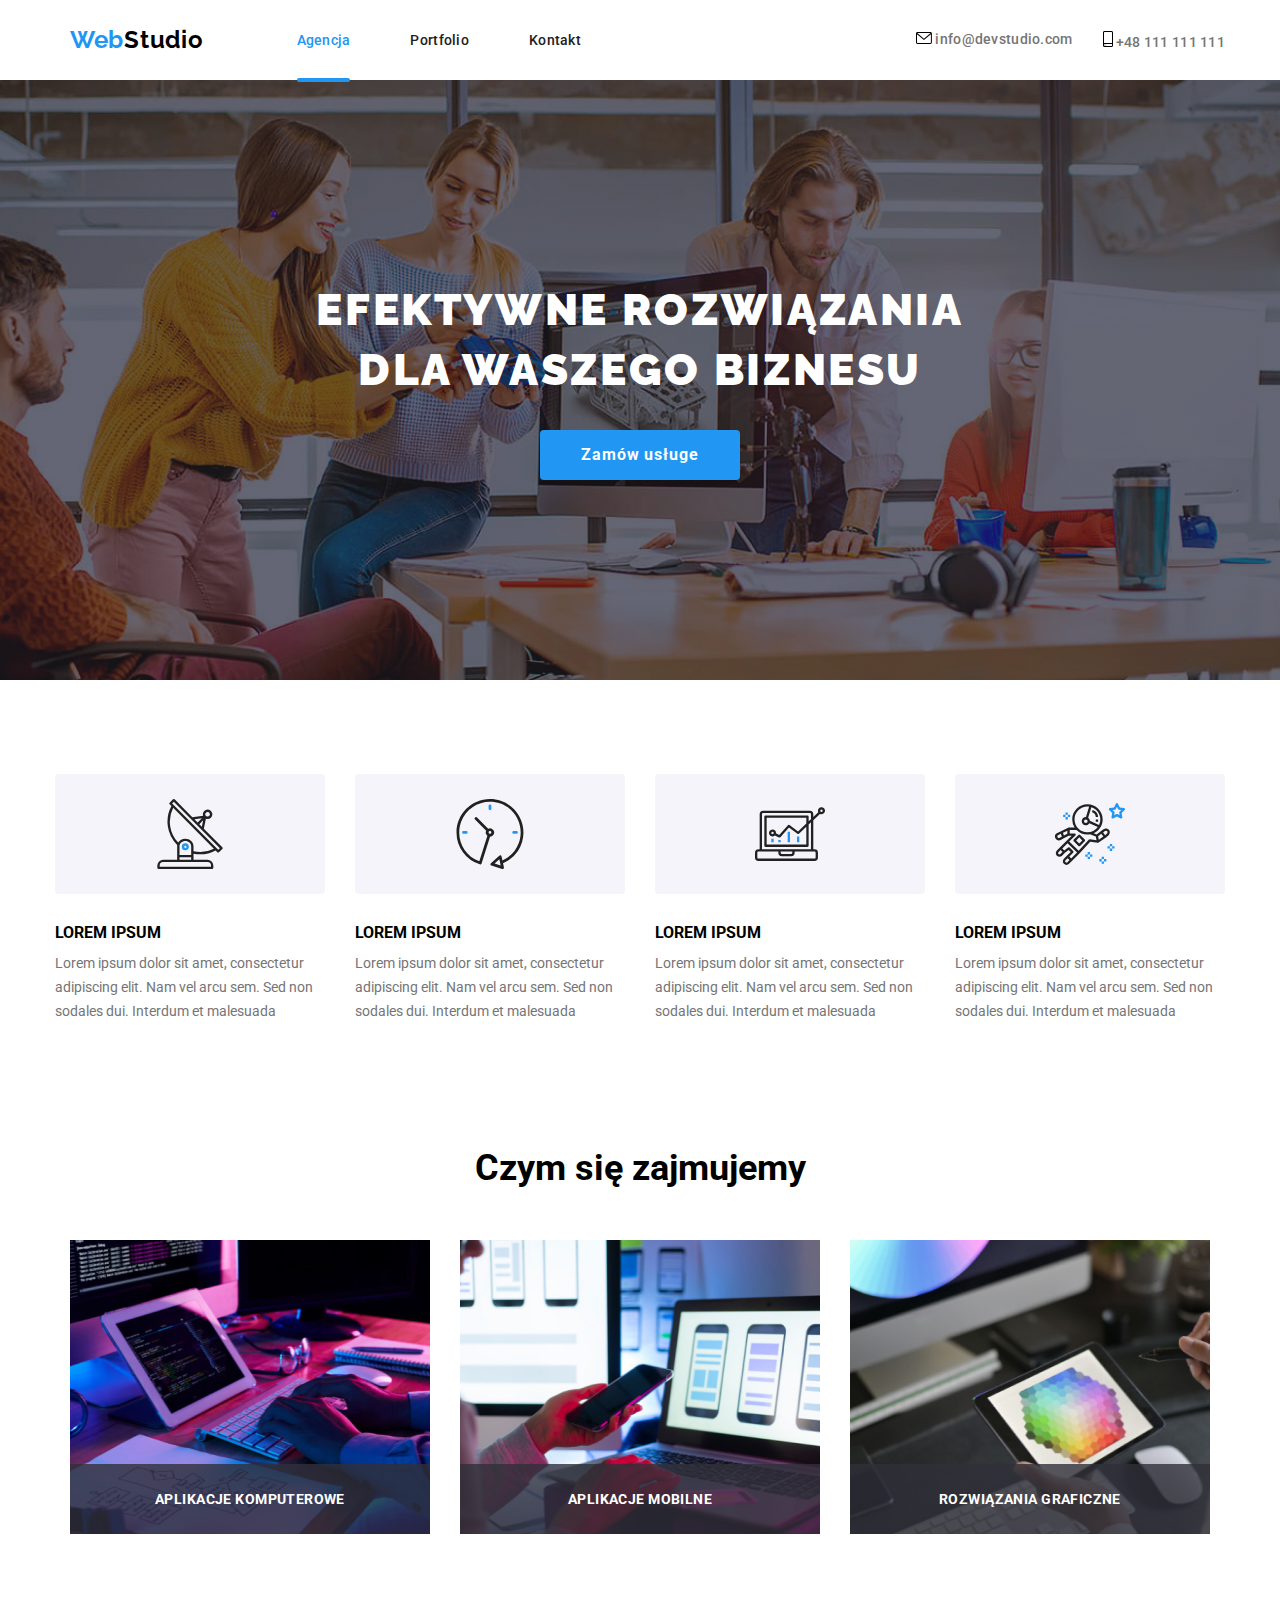
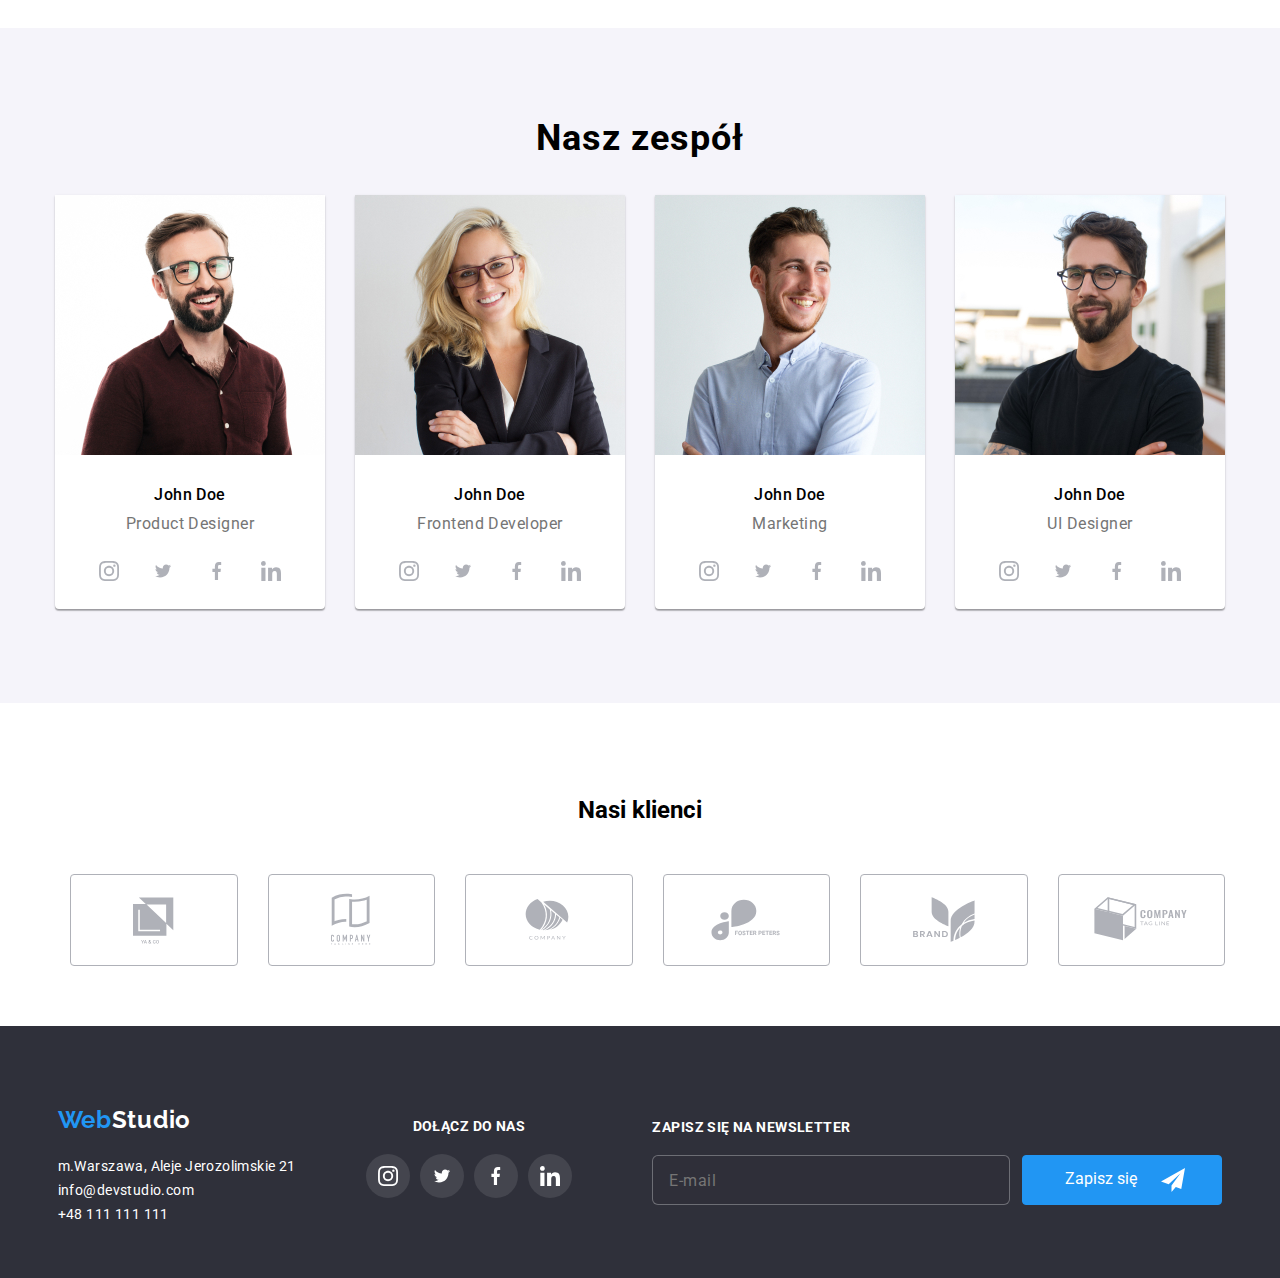
<file: index.html>
<!DOCTYPE html>
<html lang="pl">
  <head>
    <meta charset="utf-8" />
    <meta name="description" content="nauka HTML" />
    <meta name="viewport" content="width=device-width, initial-scale=1.0" />
    <link rel="stylesheet" href="./css/modern-normalize.css" />
    <link rel="stylesheet" href="./css/main.min.css" />
    <title>Studio</title>
    <link rel="preconnect" href="https://fonts.googleapis.com" />
    <link rel="preconnect" href="https://fonts.gstatic.com" crossorigin />
    <link
      href="https://fonts.googleapis.com/css2?family=Raleway:wght@700&family=Roboto:wght@400;500;700;900&display=swap"
      rel="stylesheet"
    />
  </head>
  <body>
    <header>
      <section class="header container">
        <!-- <div class="header__container container"> -->
        <a class="header__logo" href="#WebStudio"
          >Web<span class="header__logo--second-color">Studio</span></a
        >
        <button class="header__mobile js-open-menu">
          <svg
            class="header__mobile-menu"
            viewBox="0 0 32 32"
            width="40px"
            height="40px"
          >
            <use href="./images/icons.svg#icon-menu"></use>
          </svg>
        </button>

        <div class="menu">
          <div class="menu__container">
            <nav>
              <ul class="header__menu">
                <li class="menu__item menu__item--current-page">
                  <a class="menu__lebel" href="./index.html">Agencja </a>
                </li>
                <li class="menu__item">
                  <a class="menu__lebel" href="./portfolio.html">Portfolio</a>
                </li>
                <li class="menu__item">
                  <a class="menu__lebel" href="#kontakt">Kontakt</a>
                </li>
              </ul>
            </nav>
            <div class="contact">
              <ul class="contact__container">
                <li class="contact__item">
                  <svg class="contact__icon" width="16" height="12">
                    <use href="./images/icons.svg#icon-envelope"></use>
                  </svg>
                  <a href="mailto:info@devstudio.com"> info@devstudio.com </a>
                </li>
                <li class="contact__item">
                  <svg class="contact__icon" width="10px" height="16px ">
                    <use href="./images/icons.svg#icon-smartphone"></use>
                  </svg>
                  <a href="tel:+48111111111"> +48 111 111 111</a>
                </li>
              </ul>
            </div>
          </div>
        </div>
        <!-- </div> -->
      </section>
    </header>
    <main>
      <section class="slider">
        <div class="slider__container container">
          <h1 class="slider__text">
            EFEKTYWNE ROZWIĄZANIA DLA WASZEGO BIZNESU
          </h1>
          <button class="button" type="button" data-modal-open>
            Zamów usługe
          </button>
        </div>
      </section>
      <section class="benefits container">
        <!-- <div class="benefits__container container"> -->
        <ul class="benefits__list">
          <li class="benefits__item">
            <div class="benefits__img">
              <svg
                class="benefits__icon"
                width="70"
                height="70"
                viewBox="0 0 32 32"
              >
                <use href="./images/icons.svg#icon-antenna-1"></use>
              </svg>
            </div>
            <h3 class="benefits__title">LOREM IPSUM</h3>
            <p class="benefits__text">
              Lorem ipsum dolor sit amet, consectetur adipiscing elit. Nam vel
              arcu sem. Sed non sodales dui. Interdum et malesuada
            </p>
          </li>
          <li class="benefits__item">
            <div class="benefits__img">
              <svg width="70" height="70" viewBox="0 0 32 32">
                <use href="./images/icons.svg#icon-clock-1"></use>
              </svg>
            </div>
            <h3 class="benefits__title">LOREM IPSUM</h3>
            <p class="benefits__text">
              Lorem ipsum dolor sit amet, consectetur adipiscing elit. Nam vel
              arcu sem. Sed non sodales dui. Interdum et malesuada
            </p>
          </li>
          <li class="benefits__item">
            <div class="benefits__img">
              <svg width="70" height="70" viewBox="0 0 32 32">
                <use href="./images/icons.svg#icon-diagram-1"></use>
              </svg>
            </div>
            <h3 class="benefits__title">LOREM IPSUM</h3>
            <p class="benefits__text">
              Lorem ipsum dolor sit amet, consectetur adipiscing elit. Nam vel
              arcu sem. Sed non sodales dui. Interdum et malesuada
            </p>
          </li>
          <li class="benefits__item">
            <div class="benefits__img">
              <svg width="70" height="70" viewBox="0 0 32 32">
                <use href="./images/icons.svg#icon-astronaut-11"></use>
              </svg>
            </div>
            <h3 class="benefits__title">LOREM IPSUM</h3>
            <p class="benefits__text">
              Lorem ipsum dolor sit amet, consectetur adipiscing elit. Nam vel
              arcu sem. Sed non sodales dui. Interdum et malesuada
            </p>
          </li>
        </ul>
        <!-- </div> -->
      </section>
      <section class="offer">
        <div class="offer__container container">
          <h2 class="offer__h2">Czym się zajmujemy</h2>
          <ul class="offer__list">
            <li class="offer__element">
              <picture>
                <source
                  media="(min-width: 1200px)"
                  srcset="
                    ./images/studio/box1@1x.jpg 1x,
                    ./images/studio/box1@2x.jpg 2x
                  "
                  type="image/jpg"
                />
                <img
                  class="offer__img"
                  src="images/studio/box1.jpg"
                  alt="biurko ze schetatem blokowym na kartce"
                  width="360"
                  height="294"
                />
              </picture>
              <div class="offer__text">
                <p>APLIKACJE KOMPUTEROWE</p>
              </div>
            </li>
            <li class="offer__element">
              <picture>
                <source
                  media="(min-width: 1200px)"
                  srcset="
                    ./images/studio/box2@1x.jpg 1x,
                    ./images/studio/box2@2x.jpg 2x
                  "
                  type="image/jpg"
                />
                <img
                  class="offer__img"
                  src="images/studio/box2.jpg"
                  alt="komputer z obrazem z komurki"
                  width="370"
                  height="294"
                />
              </picture>
              <div class="offer__text">
                <p>APLIKACJE MOBILNE</p>
              </div>
            </li>
            <li class="offer__element">
              <picture>
                <source
                  media="(min-width: 1200px)"
                  srcset="
                    ./images/studio/box3@1x.jpg 1x,
                    ./images/studio/box3@2x.jpg 2x
                  "
                  type="image/jpg"
                />
                <img
                  class="offer__img"
                  src="images/studio/box3.jpg"
                  alt="paleta kolorów na tablecie"
                  width="370"
                  height="294"
                />
              </picture>
              <div class="offer__text">
                <p>ROZWIĄZANIA GRAFICZNE</p>
              </div>
            </li>
          </ul>
        </div>
      </section>
      <section class="team">
        <div class="team__container container">
          <h2 class="team__h2">Nasz zespół</h2>
          <ul class="team__cards">
            <li class="team__card">
              <figure class="team__item">
                <picture>
                  <source
                    media="(min-width: 1200px)"
                    srcset="
                      ./images/studio/img1_desk@1x.jpg 1x,
                      ./images/studio/img1_desk@2x.jpg 2x
                    "
                    type="image/jpg"
                  />
                  <source
                    media="(min-width: 768px)"
                    srcset="
                      ./images/studio/img1_tab@1x.jpg 1x,
                      ./images/studio/img1_tab@2x.jpg 2x
                    "
                    type="image/jpg"
                  />
                  <source
                    media="(max-width: 767px)"
                    srcset="
                      ./images/studio/img1_mob@1x.jpg 1x,
                      ./images/studio/img1_mob@2x.jpg 2x
                    "
                    type="image/jpg"
                  />
                  <img
                    class="team__img"
                    src="images/studio/img1.jpg"
                    alt="mężczyzna w ciemnej koszuli w okularach z laptopoen wrękach"
                  />
                </picture>
                <figcaption>
                  <p class="team__name">John Doe</p>
                  <p class="team__position">Product Designer</p>
                  <ul class="media">
                    <li class="media__icon">
                      <svg width="44" height="44" class="social_media">
                        <use
                          href="./images/icons.svg#icon-instagram-2"
                          width="20"
                          height="20"
                          x="12"
                          y="12"
                        ></use>
                      </svg>
                    </li>
                    <li class="media__icon">
                      <svg width="44" height="44" class="social_media">
                        <use
                          href="./images/icons.svg#icon-twitter-1"
                          width="20"
                          height="16.25"
                          x="12"
                          y="13.875"
                        ></use>
                      </svg>
                    </li>
                    <li class="media__icon">
                      <svg width="44" height="44" class="social_media">
                        <use
                          href="./images/icons.svg#icon-Vector3"
                          width="10"
                          height="20"
                          x="17.16"
                          y="12"
                        ></use>
                      </svg>
                    </li>
                    <li class="media__icon">
                      <svg width="44" height="44" class="social_media">
                        <use
                          href="./images/icons.svg#icon-linkedin-1"
                          width="20"
                          height="20"
                          x="12"
                          y="12"
                        ></use>
                      </svg>
                    </li>
                  </ul>
                </figcaption>
              </figure>
            </li>
            <li class="team__card">
              <figure class="team__item">
                <picture>
                  <source
                    media="(min-width: 1200px)"
                    srcset="
                      ./images/studio/img2_desk@1x.jpg 1x,
                      ./images/studio/img2_desk@2x.jpg 2x
                    "
                    type="image/jpg"
                  />
                  <source
                    media="(min-width: 768px)"
                    srcset="
                      ./images/studio/img2_tab@1x.jpg 1x,
                      ./images/studio/img2_tab@2x.jpg 2x
                    "
                    type="image/jpg"
                  />
                  <source
                    media="(max-width: 767px)"
                    srcset="
                      ./images/studio/img2_mob@1x.jpg 1x,
                      ./images/studio/img2_mob@2x.jpg 2x
                    "
                    type="image/jpg"
                  />

                  <img
                    class="team__img"
                    src="images/studio/img2.jpg"
                    width="450"
                    height="460"
                    alt="kobieta, blondynka w marynarce"
                  />
                </picture>
                <figcaption>
                  <h4 class="team__name">John Doe</h4>
                  <p class="team__position">Frontend Developer</p>
                  <ul class="media">
                    <li class="media__icon">
                      <svg width="44" height="44" class="social_media">
                        <use
                          href="./images/icons.svg#icon-instagram-2"
                          width="20"
                          height="20"
                          x="12"
                          y="12"
                        ></use>
                      </svg>
                    </li>
                    <li class="media__icon">
                      <svg width="44" height="44" class="social_media">
                        <use
                          href="./images/icons.svg#icon-twitter-1"
                          width="20"
                          height="16.25"
                          x="12"
                          y="13.875"
                        ></use>
                      </svg>
                    </li>
                    <li class="media__icon">
                      <svg width="44" height="44" class="social_media">
                        <use
                          href="./images/icons.svg#icon-Vector3"
                          width="10"
                          height="20"
                          x="17.16"
                          y="12"
                        ></use>
                      </svg>
                    </li>
                    <li class="media__icon">
                      <svg width="44" height="44" class="social_media">
                        <use
                          href="./images/icons.svg#icon-linkedin-1"
                          width="20"
                          height="20"
                          x="12"
                          y="12"
                        ></use>
                      </svg>
                    </li>
                  </ul>
                </figcaption>
              </figure>
            </li>
            <li class="team__card">
              <figure class="team__item">
                <picture>
                  <source
                    media="(min-width: 1200px)"
                    srcset="
                      ./images/studio/img3_desk@1x.jpg 1x,
                      ./images/studio/img3_desk@2x.jpg 2x
                    "
                    type="image/jpg"
                  />
                  <source
                    media="(min-width: 768px)"
                    srcset="
                      ./images/studio/img3_tab@1x.jpg 1x,
                      ./images/studio/img3_tab@2x.jpg 2x
                    "
                    type="image/jpg"
                  />
                  <source
                    media="(max-width: 767px)"
                    srcset="
                      ./images/studio/img3_mob@1x.jpg 1x,
                      ./images/studio/img3_mob@2x.jpg 2x
                    "
                    type="image/jpg"
                  />

                  <img
                    class="team__img"
                    src="images/studio/img3.jpg"
                    alt="mężczyzna w białej koszuli"
                  />
                </picture>
                <figcaption>
                  <h4 class="team__name">John Doe</h4>
                  <p class="team__position">Marketing</p>

                  <ul class="media">
                    <li class="media__icon">
                      <svg width="44" height="44" class="social_media">
                        <use
                          href="./images/icons.svg#icon-instagram-2"
                          width="20"
                          height="20"
                          x="12"
                          y="12"
                        ></use>
                      </svg>
                    </li>
                    <li class="media__icon">
                      <svg width="44" height="44" class="social_media">
                        <use
                          href="./images/icons.svg#icon-twitter-1"
                          width="20"
                          height="16.25"
                          x="12"
                          y="13.875"
                        ></use>
                      </svg>
                    </li>
                    <li class="media__icon">
                      <svg width="44" height="44" class="social_media">
                        <use
                          href="./images/icons.svg#icon-Vector3"
                          width="10"
                          height="20"
                          x="17.16"
                          y="12"
                        ></use>
                      </svg>
                    </li>
                    <li class="media__icon">
                      <svg width="44" height="44" class="social_media">
                        <use
                          href="./images/icons.svg#icon-linkedin-1"
                          width="20"
                          height="20"
                          x="12"
                          y="12"
                        ></use>
                      </svg>
                    </li>
                  </ul>
                </figcaption>
              </figure>
            </li>
            <li class="team__card">
              <figure class="team__item">
                <picture>
                  <source
                    media="(min-width: 1200px)"
                    srcset="
                      ./images/studio/img4_desk@1x.jpg 1x,
                      ./images/studio/img4_desk@2x.jpg 2x
                    "
                    type="image/jpg"
                  />
                  <source
                    media="(min-width: 768px)"
                    srcset="
                      ./images/studio/img4_tab@1x.jpg 1x,
                      ./images/studio/img4_tab@2x.jpg 2x
                    "
                    type="image/jpg"
                  />
                  <source
                    media="(max-width: 767px)"
                    srcset="
                      ./images/studio/img4_mob@1x.jpg 1x,
                      ./images/studio/img4_mob@2x.jpg 2x
                    "
                    type="image/jpg"
                  />

                  <img
                    class="team__img"
                    src="images/studio/img4.jpg"
                    alt="mężczyzna w okularach w czarnym podkoszulku"
                  />
                </picture>
                <figcaption>
                  <h4 class="team__name">John Doe</h4>
                  <p class="team__position">UI Designer</p>
                  <ul class="media">
                    <li class="media__icon">
                      <svg width="44" height="44" class="social_media">
                        <use
                          href="./images/icons.svg#icon-instagram-2"
                          width="20"
                          height="20"
                          x="12"
                          y="12"
                        ></use>
                      </svg>
                    </li>
                    <li class="media__icon">
                      <svg width="44" height="44" class="social_media">
                        <use
                          href="./images/icons.svg#icon-twitter-1"
                          width="20"
                          height="16.25"
                          x="12"
                          y="13.875"
                        ></use>
                      </svg>
                    </li>
                    <li class="media__icon">
                      <svg width="44" height="44" class="social_media">
                        <use
                          href="./images/icons.svg#icon-Vector3"
                          width="10"
                          height="20"
                          x="17.16"
                          y="12"
                        ></use>
                      </svg>
                    </li>
                    <li class="media__icon">
                      <svg width="44" height="44" class="social_media">
                        <use
                          href="./images/icons.svg#icon-linkedin-1"
                          width="20"
                          height="20"
                          x="12"
                          y="12"
                        ></use>
                      </svg>
                    </li>
                  </ul>
                </figcaption>
              </figure>
            </li>
          </ul>
        </div>
      </section>
      <section class="customers">
        <div class="customers__container container">
          <h2 class="customers__h2">Nasi klienci</h2>
          <ul class="customers__logo">
            <li class="customers__element">
              <svg width="106" height="60" viewBox="0 0 56 32">
                <use href="./images/icons.svg#icon-Logo"></use>
              </svg>
            </li>
            <li class="customers__element">
              <svg width="106" height="60" viewBox="0 0 56 32">
                <use href="./images/icons.svg#icon-Logo1"></use>
              </svg>
            </li>
            <li class="customers__element">
              <svg width="106" height="60" viewBox="0 0 56 32">
                <use href="./images/icons.svg#icon-Logo2"></use>
              </svg>
            </li>
            <li class="customers__element">
              <svg width="106" height="60" viewBox="0 0 57 32">
                <use href="./images/icons.svg#icon-Logo3" x="18,92"></use>
              </svg>
            </li>
            <li class="customers__element">
              <svg width="106" height="60" viewBox="0 0 56 32">
                <use href="./images/icons.svg#icon-Logo4"></use>
              </svg>
            </li>
            <li class="customers__element">
              <svg width="106" height="60" viewBox="0 0 56 32">
                <use href="./images/icons.svg#icon-Logo5"></use>
              </svg>
            </li>
          </ul>
        </div>
      </section>
    </main>
    <footer>
      <section class="footer">
        <div class="footer__container container">
          <div class="footer__element">
            <div class="footer__logo">
              <a class="logo__footer" href="#WebStudio"
                >Web<span class="logo__footer-color">Studio</span></a
              >
              <address class="address">
                <p class="address__text">m.Warszawa, Aleje Jerozolimskie 21</p>
                <a class="address__text--link" href="mailto:info@devstudio.com"
                  >info@devstudio.com
                </a>
                <a class="address__text--link" href="tel:+48111111111"
                  >+48 111 111 111</a
                >
              </address>
            </div>

            <div class="social-media">
              <p class="social-media__text">DOŁĄCZ DO NAS</p>
              <ul class="media--footer">
                <li class="media__icon--footer">
                  <svg width="44" height="44" class="social_media">
                    <use
                      href="./images/icons.svg#icon-instagram-2"
                      width="20"
                      height="20"
                      x="12"
                      y="12"
                    ></use>
                  </svg>
                </li>
                <li class="media__icon--footer">
                  <svg width="44" height="44" class="social_media">
                    <use
                      href="./images/icons.svg#icon-twitter-1"
                      width="20"
                      height="16.25"
                      x="12"
                      y="13.875"
                    ></use>
                  </svg>
                </li>
                <li class="media__icon--footer">
                  <svg width="44" height="44" class="social_media">
                    <use
                      href="./images/icons.svg#icon-Vector3"
                      width="10"
                      height="20"
                      x="17.16"
                      y="12"
                    ></use>
                  </svg>
                </li>
                <li class="media__icon--footer">
                  <svg width="44" height="44" class="social_media">
                    <use
                      href="./images/icons.svg#icon-linkedin-1"
                      width="20"
                      height="20"
                      x="12"
                      y="12"
                    ></use>
                  </svg>
                </li>
              </ul>
            </div>
          </div>
          <section class="newsletter">
            <div class="newsletter__container">
              <form
                class="newsletter__form"
                name="newsletter"
                autocomplete="on"
                novalidate
              >
                <p class="newsletter__title">ZAPISZ SIĘ NA NEWSLETTER</p>
                <input
                  class="newsletter__input"
                  type="email"
                  placeholder="E-mail"
                  name="email"
                />
                <button class="newsletter__button" type="submit">
                  Zapisz się
                  <svg
                    class="newsletter__icon"
                    x="30px"
                    width="24px"
                    height="24px"
                  >
                    <use
                      width="24px"
                      height="24px"
                      href="./images/icons.svg#icon-icon-send"
                    ></use>
                  </svg>
                </button>
              </form>
            </div>
          </section>
        </div>
      </section>
    </footer>
    <div class="backdrop is-hidden" data-modal>
      <div class="modal">
        <div class="modal__container">
          <form class="modal__form" name="data">
            <p>Zostaw swoje dane w formularzu poniżej</p>
            <label class="modal__label"
              >Imię
              <input class="modal__input" type="text" name="name" />
              <svg class="modal__icon--person">
                <use
                  width="12px"
                  height="12px"
                  href="./images/icons.svg#icon-name"
                ></use>
              </svg>
            </label>
            <label class="modal__label"
              >Telefon
              <input class="modal__input" type="tel" name="phone_number" />
              <svg class="modal__icon--phon">
                <use
                  width="13px"
                  height="13px"
                  href="./images/icons.svg#icon-phon"
                ></use>
              </svg>
            </label>
            <label class="modal__label" for="mail"
              >Email
              <input class="modal__input" type="email" name="email" id="mail" />
              <svg class="modal__icon--mail">
                <use
                  width="15px"
                  height="12px"
                  href="./images/icons.svg#icon-email"
                ></use>
              </svg>
            </label>
            <label class="modal__label" for="text"
              >Komentarz
              <textarea
                class="modal__input modal__input--textar"
                id="text"
                name="feedback"
                rows="2"
                placeholder="Wprowadź tekst"
              ></textarea>
            </label>
            <div>
              <label class="modal__checkbox">
                <input
                  class="modal__check visually-hidden"
                  type="checkbox"
                  name="checkbox"
                />

                <p class="modal__description">
                  Oświadczam, iż akceptuję&nbsp
                  <a href="#" class="modal__description--links">Regulamin</a>
                  &nbspi&nbsp
                  <a href="#" class="modal__description--links"
                    >Politykę Prywatności.
                  </a>
                </p>
              </label>
            </div>
            <button class="modal__button" type="submit">Wyślij</button>
          </form>
          <button class="backdrop__close-button" type="button" data-modal-close>
            <svg class="backdrop__icon" width="30px" height="30px">
              <use
                width="12px"
                height="12px"
                href="./images/icons.svg#icon-cross"
              ></use>
            </svg>
          </button>
        </div>
      </div>
    </div>

    <div class="js-menu-container">
      <svg class="js-close-menu mobile__menu-button" width="30px" height="30px">
        <use
          class="mobile__svg-focus"
          use
          x="10"
          y="10"
          width="20px"
          height="20px"
          href="./images/icons.svg#icon-cross"
        ></use>
      </svg>
      <nav>
        <ul class="mobile__navigation">
          <li>
            <a class="mobile__navigation-name" href="./index.html">Agencja</a>
          </li>
          <li>
            <a class="mobile__navigation-name" href="./portfolio.html"
              >Portfolio</a
            >
          </li>
          <li>
            <a class="mobile__navigation-name" href="./index.html">Kontakt</a>
          </li>
        </ul>
      </nav>
      <div class="mobile__contact">
        <a class="mobile__contact-phone" href="tel:+48111111111"
          >+48 111 111 111</a
        >
        <a class="mobile__contact-mail" href="mailto:info@devstudio.com"
          >info@devstudio.com</a
        >
        <ul class="mobile__socials">
          <li>
            <a
              class="mobile__socials-link mobile__socials-border"
              href="https://instagram.com"
              >Instagram</a
            >
          </li>
          <li>
            <a
              class="mobile__socials-link mobile__socials-border"
              href="https://twitter.com"
              >Twitter</a
            >
          </li>
          <li>
            <a
              class="mobile__socials-link mobile__socials-border"
              href="https://facebook.com"
              >Facebook</a
            >
          </li>
          <li>
            <a class="mobile__socials-link" href="https://linkedin.com"
              >Linkedin</a
            >
          </li>
        </ul>
      </div>
    </div>

    <script src="./js/modal.js"></script>
    <script src="./js/mobile-menu.js"></script>
  </body>
</html>
</file>
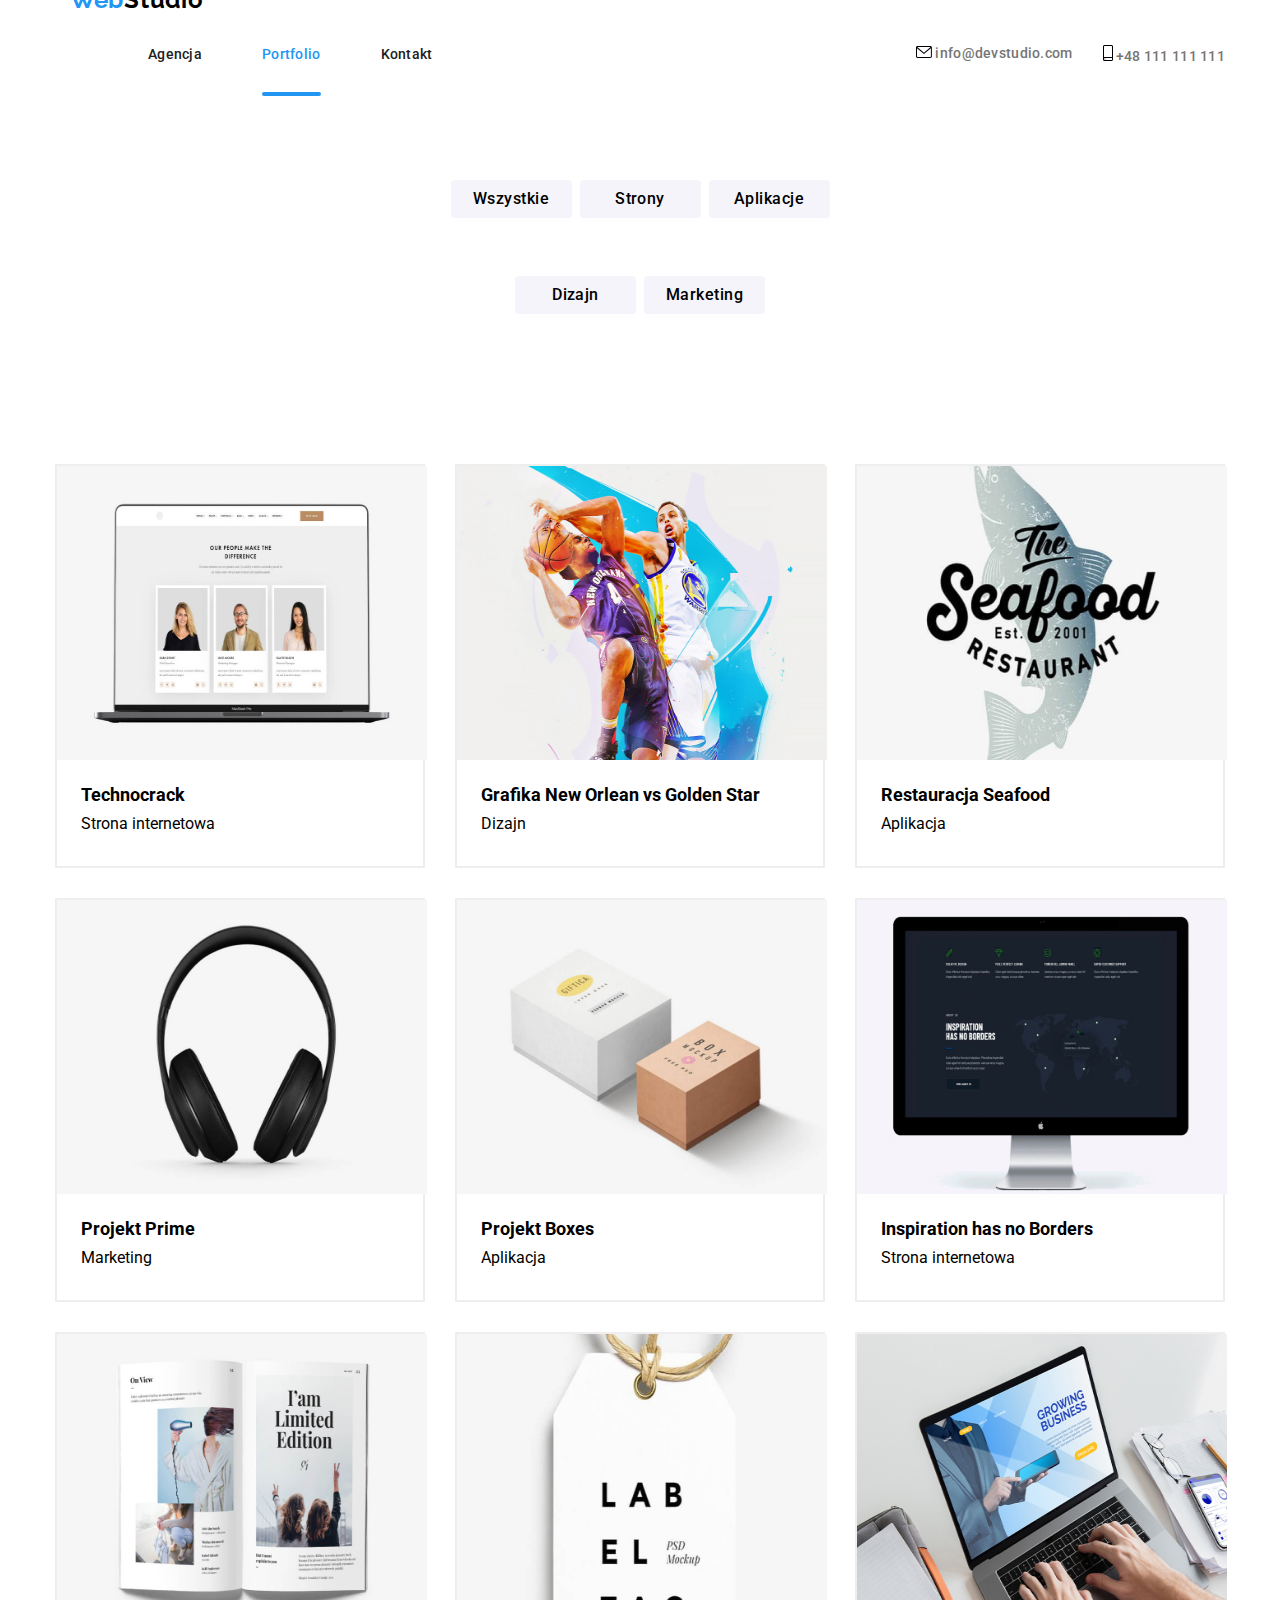
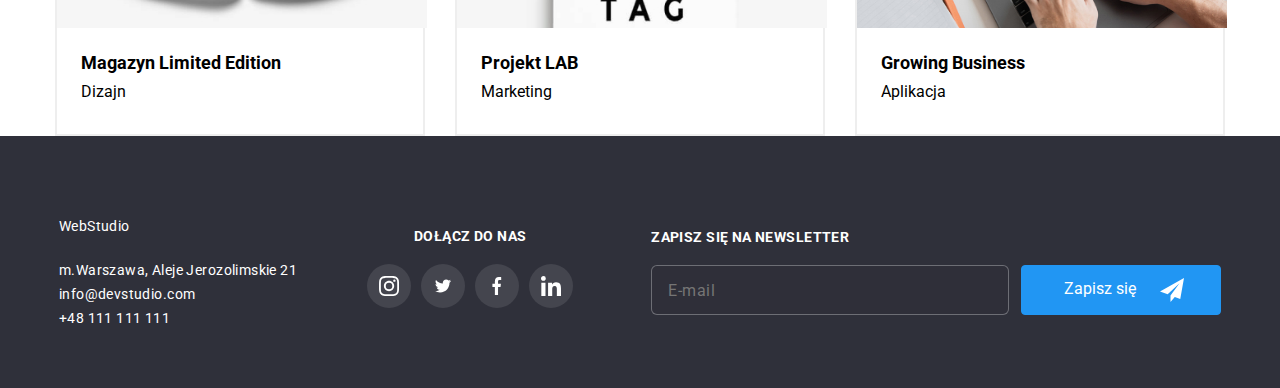
<file: portfolio.html>
<!DOCTYPE html>
<html lang="pl">
  <head>
    <meta charset="utf-8" />
    <meta name="viewport" content="width=device-width, initial-scale=1.0" />
    <meta name="description" content="nauka HTML" />
    <link rel="stylesheet" href="./css/modern-normalize.css" />
    <link rel="stylesheet" href="./css/main.min.css" />
    <title>Studio</title>
    <link rel="preconnect" href="https://fonts.googleapis.com" />
    <link rel="preconnect" href="https://fonts.gstatic.com" crossorigin />
    <link
      href="https://fonts.googleapis.com/css2?family=Raleway:wght@700&family=Roboto:wght@400;500;700;900&display=swap"
      rel="stylesheet"
    />
  </head>
  <body>
    <header>
      <section class="header">
        <div class="header__container container">
          <a class="header__logo" href="#WebStudio"
            >Web<span class="header__logo--second-color">Studio</span></a
          >
          <button class="header__mobile js-open-menu">
            <svg class="header__mobile-menu" viewBox="0 0 32 32">
              <use href="../../images/icons.svg#icon-menu_40px"></use>
            </svg>
          </button>

          <div class="menu">
            <div class="menu__container">
              <nav>
                <ul class="header__menu">
                  <li class="menu__item">
                    <a class="menu__lebel" href="./index.html">Agencja </a>
                  </li>
                  <li class="menu__item menu__item--current-page">
                    <a class="menu__lebel" href="./portfolio.html">Portfolio</a>
                  </li>
                  <li class="menu__item">
                    <a class="menu__lebel" href="#kontakt">Kontakt</a>
                  </li>
                </ul>
              </nav>
              <div class="contact">
                <ul class="contact__container">
                  <li class="contact__item">
                    <svg class="contact__icon" width="16" height="12">
                      <use href="./images/icons.svg#icon-envelope"></use>
                    </svg>
                    <a href="mailto:info@devstudio.com"> info@devstudio.com </a>
                  </li>
                  <li class="contact__item">
                    <svg class="contact__icon" width="10px" height="16px ">
                      <use href="./images/icons.svg#icon-smartphone"></use>
                    </svg>
                    <a href="tel:+48111111111"> +48 111 111 111</a>
                  </li>
                </ul>
              </div>
            </div>
          </div>
        </div>
      </section>
    </header>
    <main>
      <div class="portfolio">
        <div class="portfolio__container">
          <ul class="portfolio-menu">
            <li class="portfolio-menu__item">
              <button class="portfolio-button" type="button">
                <span class="portfolio-button__text">Wszystkie</span>
              </button>
            </li>
            <li class="portfolio-menu__item">
              <button class="portfolio-button" type="button">
                <span class="portfolio-button__text">Strony</span>
              </button>
            </li>
            <li class="portfolio-menu__item">
              <button class="portfolio-button" type="button">
                <span class="portfolio-button__text">Aplikacje</span>
              </button>
            </li>
            <li class="portfolio-menu__item">
              <button class="portfolio-button" type="button">
                <span class="portfolio-button__text">Dizajn</span>
              </button>
            </li>
            <li class="portfolio-menu__item">
              <button class="portfolio-button" type="button">
                <span class="portfolio-button__text">Marketing</span>
              </button>
            </li>
          </ul>
        </div>
      </div>
      <div class="projects">
        <ul class="projects__container">
          <li class="projects__item">
            <figure class="projects__card">
              <div class="projects__img">
                <picture>
                  <source
                    media="(min-width: 1200px)"
                    srcset="
                      ./images/portfolio/imgpm1@1x.jpg 1x,
                      ./images/portfolio/imgpm1@2x.jpg 2x
                    "
                    type="image/jpg" />
                  <source
                    media="(min-width: 768px)"
                    srcset="
                      ./images/portfolio/imgpt1@1x.jpg 1x,
                      ./images/portfolio/imgpt1@2x.jpg 2x
                    "
                    type="image/jpg" />
                  <source
                    media="(max-width: 767px)"
                    srcset="
                      ./images/portfolio/imgpd1@1x.jpg 1x,
                      ./images/portfolio/imgpd1@2x.jpg 2x
                    "
                    type="image/jpg" />
                  <img
                    src="images/portfolio/port_1.jpg"
                    width="370"
                    height="294"
                    alt="Monitor laptopa"
                /></picture>
                <p class="projects__text">
                  Technocrack jest popularną platformą wykorzystywaną do
                  rozpowszechniania koronawirusa. Firmy wykorzystują tę
                  platformę do celów szpiegowskich i ataków na niezabezpieczone
                  serwery konkurencji
                </p>
              </div>
              <figcaption class="projects__label">
                <h4 class="projects__title">Technocrack</h4>
                <p class="project__description">Strona internetowa</p>
              </figcaption>
            </figure>
          </li>
          <li class="projects__item">
            <figure class="projects__card">
              <div class="projects__img">
                <picture>
                  <source
                    media="(min-width: 1200px)"
                    srcset="
                      ./images/portfolio/imgpm2@1x.jpg 1x,
                      ./images/portfolio/imgpm2@2x.jpg 2x
                    "
                    type="image/jpg" />
                  <source
                    media="(min-width: 768px)"
                    srcset="
                      ./images/portfolio/imgpt2@1x.jpg 1x,
                      ./images/portfolio/imgpt2@2x.jpg 2x
                    "
                    type="image/jpg" />
                  <source
                    media="(max-width: 767px)"
                    srcset="
                      ./images/portfolio/imgpd2@1x.jpg 1x,
                      ./images/portfolio/imgpd2@2x.jpg 2x
                    "
                    type="image/jpg" />

                  <img
                    src="images/portfolio/port_2.jpg"
                    width="370"
                    height="294"
                    alt="Rysunek przedstawiający dwóch koszykarzy"
                /></picture>
                <p class="projects__text">
                  Technocrack jest popularną platformą wykorzystywaną do
                  rozpowszechniania koronawirusa. Firmy wykorzystują tę
                  platformę do celów szpiegowskich i ataków na niezabezpieczone
                  serwery konkurencji
                </p>
              </div>
              <figcaption class="projects__label">
                <h4 class="projects__title">
                  Grafika New Orlean vs Golden Star
                </h4>
                <p class="project__description">Dizajn</p>
              </figcaption>
            </figure>
          </li>
          <li class="projects__item">
            <figure class="projects__card">
              <div class="projects__img">
                <picture>
                  <source
                    media="(min-width: 1200px)"
                    srcset="
                      ./images/portfolio/imgpm3@1x.jpg 1x,
                      ./images/portfolio/imgpm3@2x.jpg 2x
                    "
                    type="image/jpg" />
                  <source
                    media="(min-width: 768px)"
                    srcset="
                      ./images/portfolio/imgpt3@1x.jpg 1x,
                      ./images/portfolio/imgpt3@2x.jpg 2x
                    "
                    type="image/jpg" />
                  <source
                    media="(max-width: 767px)"
                    srcset="
                      ./images/portfolio/imgpd3@1x.jpg 1x,
                      ./images/portfolio/imgpd3@2x.jpg 2x
                    "
                    type="image/jpg" />

                  <img
                    src="images/portfolio/port_3.jpg"
                    width="370"
                    height="294"
                    alt="Logo restauracji"
                /></picture>
                <p class="projects__text">
                  Technocrack jest popularną platformą wykorzystywaną do
                  rozpowszechniania koronawirusa. Firmy wykorzystują tę
                  platformę do celów szpiegowskich i ataków na niezabezpieczone
                  serwery konkurencji
                </p>
              </div>
              <figcaption class="projects__label">
                <h4 class="projects__title">Restauracja Seafood</h4>
                <p class="project__description">Aplikacja</p>
              </figcaption>
            </figure>
          </li>
          <li class="projects__item">
            <figure class="projects__card">
              <div class="projects__img">
                <picture>
                  <source
                    media="(min-width: 1200px)"
                    srcset="
                      ./images/portfolio/imgpm4@1x.jpg 1x,
                      ./images/portfolio/imgpm4@2x.jpg 2x
                    "
                    type="image/jpg" />
                  <source
                    media="(min-width: 768px)"
                    srcset="
                      ./images/portfolio/imgpt4@1x.jpg 1x,
                      ./images/portfolio/imgpt4@2x.jpg 2x
                    "
                    type="image/jpg" />
                  <source
                    media="(max-width: 767px)"
                    srcset="
                      ./images/portfolio/imgpd4@1x.jpg 1x,
                      ./images/portfolio/imgpd4@2x.jpg 2x
                    "
                    type="image/jpg" />

                  <img
                    src="images/portfolio/port_4.jpg"
                    width="370"
                    height="294"
                    alt="Słuchawki"
                /></picture>
                <p class="projects__text">
                  Technocrack jest popularną platformą wykorzystywaną do
                  rozpowszechniania koronawirusa. Firmy wykorzystują tę
                  platformę do celów szpiegowskich i ataków na niezabezpieczone
                  serwery konkurencji
                </p>
              </div>
              <figcaption class="projects__label">
                <h4 class="projects__title">Projekt Prime</h4>
                <p class="project__description">Marketing</p>
              </figcaption>
            </figure>
          </li>
          <li class="projects__item">
            <figure class="projects__card">
              <div class="projects__img">
                <picture>
                  <source
                    media="(min-width: 1200px)"
                    srcset="
                      ./images/portfolio/imgpm5@1x.jpg 1x,
                      ./images/portfolio/imgpm5@2x.jpg 2x
                    "
                    type="image/jpg" />
                  <source
                    media="(min-width: 768px)"
                    srcset="
                      ./images/portfolio/imgpt5@1x.jpg 1x,
                      ./images/portfolio/imgpt5@2x.jpg 2x
                    "
                    type="image/jpg" />
                  <source
                    media="(max-width: 767px)"
                    srcset="
                      ./images/portfolio/imgpd5@1x.jpg 1x,
                      ./images/portfolio/imgpd5@2x.jpg 2x
                    "
                    type="image/jpg" />

                  <img
                    src="images/portfolio/port_5.jpg"
                    width="370"
                    height="294"
                    alt="kartonowe pudełka na kosmetyki"
                /></picture>
                <p class="projects__text">
                  Technocrack jest popularną platformą wykorzystywaną do
                  rozpowszechniania koronawirusa. Firmy wykorzystują tę
                  platformę do celów szpiegowskich i ataków na niezabezpieczone
                  serwery konkurencji
                </p>
              </div>
              <figcaption class="projects__label">
                <h4 class="projects__title">Projekt Boxes</h4>
                <p class="project__description">Aplikacja</p>
              </figcaption>
            </figure>
          </li>
          <li class="projects__item">
            <figure class="projects__card">
              <div class="projects__img">
                <picture>
                  <source
                    media="(min-width: 1200px)"
                    srcset="
                      ./images/portfolio/imgpm6@1x.jpg 1x,
                      ./images/portfolio/imgpm6@2x.jpg 2x
                    "
                    type="image/jpg" />
                  <source
                    media="(min-width: 768px)"
                    srcset="
                      ./images/portfolio/imgpt6@1x.jpg 1x,
                      ./images/portfolio/imgpt6@2x.jpg 2x
                    "
                    type="image/jpg" />
                  <source
                    media="(max-width: 767px)"
                    srcset="
                      ./images/portfolio/imgpd6@1x.jpg 1x,
                      ./images/portfolio/imgpd6@2x.jpg 2x
                    "
                    type="image/jpg" />

                  <img
                    src="images/portfolio/port_6.jpg"
                    width="370"
                    height="294"
                    alt="monitor komputera"
                /></picture>
                <p class="projects__text">
                  Technocrack jest popularną platformą wykorzystywaną do
                  rozpowszechniania koronawirusa. Firmy wykorzystują tę
                  platformę do celów szpiegowskich i ataków na niezabezpieczone
                  serwery konkurencji
                </p>
              </div>
              <figcaption class="projects__label">
                <h4 class="projects__title">Inspiration has no Borders</h4>
                <p class="project__description">Strona internetowa</p>
              </figcaption>
            </figure>
          </li>
          <li class="projects__item">
            <figure class="projects__card">
              <div class="projects__img">
                <picture>
                  <source
                    media="(min-width: 1200px)"
                    srcset="
                      ./images/portfolio/imgpm7@1x.jpg 1x,
                      ./images/portfolio/imgpm7@2x.jpg 2x
                    "
                    type="image/jpg" />
                  <source
                    media="(min-width: 768px)"
                    srcset="
                      ./images/portfolio/imgpt7@1x.jpg 1x,
                      ./images/portfolio/imgpt7@2x.jpg 2x
                    "
                    type="image/jpg" />
                  <source
                    media="(max-width: 767px)"
                    srcset="
                      ./images/portfolio/imgpd7@1x.jpg 1x,
                      ./images/portfolio/imgpd7@2x.jpg 2x
                    "
                    type="image/jpg" />

                  <img
                    src="images/portfolio/port_7.jpg"
                    width="370"
                    height="294"
                    alt="Otwarta książka"
                /></picture>
                <p class="projects__text">
                  Technocrack jest popularną platformą wykorzystywaną do
                  rozpowszechniania koronawirusa. Firmy wykorzystują tę
                  platformę do celów szpiegowskich i ataków na niezabezpieczone
                  serwery konkurencji
                </p>
              </div>
              <figcaption class="projects__label">
                <h4 class="projects__title">Magazyn Limited Edition</h4>
                <p class="project__description">Dizajn</p>
              </figcaption>
            </figure>
          </li>
          <li class="projects__item">
            <figure class="projects__card">
              <div class="projects__img">
                <picture>
                  <source
                    media="(min-width: 1200px)"
                    srcset="
                      ./images/portfolio/imgpm8@1x.jpg 1x,
                      ./images/portfolio/imgpm8@2x.jpg 2x
                    "
                    type="image/jpg" />
                  <source
                    media="(min-width: 768px)"
                    srcset="
                      ./images/portfolio/imgpt8@1x.jpg 1x,
                      ./images/portfolio/imgpt8@2x.jpg 2x
                    "
                    type="image/jpg" />
                  <source
                    media="(max-width: 767px)"
                    srcset="
                      ./images/portfolio/imgpd8@1x.jpg 1x,
                      ./images/portfolio/imgpd8@2x.jpg 2x
                    "
                    type="image/jpg" />

                  <img
                    src="images/portfolio/port_8.jpg"
                    width="370"
                    height="294"
                    alt="Etykietka na sznurku"
                /></picture>
                <p class="projects__text">
                  Technocrack jest popularną platformą wykorzystywaną do
                  rozpowszechniania koronawirusa. Firmy wykorzystują tę
                  platformę do celów szpiegowskich i ataków na niezabezpieczone
                  serwery konkurencji
                </p>
              </div>
              <figcaption class="projects__label">
                <h4 class="projects__title">Projekt LAB</h4>
                <p class="project__description">Marketing</p>
              </figcaption>
            </figure>
          </li>
          <li class="projects__item">
            <figure class="projects__card">
              <div class="projects__img">
                <picture>
                  <source
                    media="(min-width: 1200px)"
                    srcset="
                      ./images/portfolio/imgpm9@1x.jpg 1x,
                      ./images/portfolio/imgpm9@2x.jpg 2x
                    "
                    type="image/jpg" />
                  <source
                    media="(min-width: 768px)"
                    srcset="
                      ./images/portfolio/imgpt9@1x.jpg 1x,
                      ./images/portfolio/imgpt9@2x.jpg 2x
                    "
                    type="image/jpg" />
                  <source
                    media="(max-width: 767px)"
                    srcset="
                      ./images/portfolio/imgpd9@1x.jpg 1x,
                      ./images/portfolio/imgpd9@2x.jpg 2x
                    "
                    type="image/jpg" />

                  <img
                    src="images/portfolio/port_9.jpg"
                    width="370"
                    height="294"
                    alt="Laptop na którym ktoś pisze"
                /></picture>
                <p class="projects__text">
                  Technocrack jest popularną platformą wykorzystywaną do
                  rozpowszechniania koronawirusa. Firmy wykorzystują tę
                  platformę do celów szpiegowskich i ataków na niezabezpieczone
                  serwery konkurencji
                </p>
              </div>
              <figcaption class="projects__label">
                <h4 class="projects__title">Growing Business</h4>
                <p class="project__description">Aplikacja</p>
              </figcaption>
            </figure>
          </li>
        </ul>
      </div> 
    </main>
    <footer>
      <section class="footer">
        <div class="footer__container">
          <div class="address">
            <a class="logo" href="#WebStudio"
              >Web<span class="logo--footer-color">Studio</span></a
            >
            <address class="address">
              <p class="address__text">m.Warszawa, Aleje Jerozolimskie 21</p>
              <a class="address__text--link" href="mailto:info@devstudio.com"
                >info@devstudio.com
              </a>
              <a class="address__text--link" href="tel:+48111111111"
                >+48 111 111 111</a
              >
            </address>
          </div>
          <div class="social-media">
            <p class="social-media__text">DOŁĄCZ DO NAS</p>
            <ul class="media--footer">
              <li class="media__icon--footer">
                <svg width="44" height="44" class="social_media">
                  <use
                    href="./images/icons.svg#icon-instagram-2"
                    width="20"
                    height="20"
                    x="12"
                    y="12"
                  ></use>
                </svg>
              </li>
              <li class="media__icon--footer">
                <svg width="44" height="44" class="social_media">
                  <use
                    href="./images/icons.svg#icon-twitter-1"
                    width="20"
                    height="16.25"
                    x="12"
                    y="13.875"
                  ></use>
                </svg>
              </li>
              <li class="media__icon--footer">
                <svg width="44" height="44" class="social_media">
                  <use
                    href="./images/icons.svg#icon-Vector3"
                    width="10"
                    height="20"
                    x="17.16"
                    y="12"
                  ></use>
                </svg>
              </li>
              <li class="media__icon--footer">
                <svg width="44" height="44" class="social_media">
                  <use
                    href="./images/icons.svg#icon-linkedin-1"
                    width="20"
                    height="20"
                    x="12"
                    y="12"
                  ></use>
                </svg>
              </li>
            </ul>
          </div>
          <section class="newsletter">
            <div class="newsletter__container">
              <form
                class="newsletter__form"
                name="newsletter"
                autocomplete="on"
                novalidate
              >
                <p class="newsletter__title">ZAPISZ SIĘ NA NEWSLETTER</p>
                <input
                  class="newsletter__input"
                  type="email"
                  placeholder="E-mail"
                  name="email"
                />
                <button class="newsletter__button" type="submit">
                  Zapisz się
                  <svg
                    class="newsletter__icon"
                    x="30px"
                    width="24px"
                    height="24px"
                  >
                    <use
                      width="24px"
                      height="24px"
                      href="./images/icons.svg#icon-icon-send"
                    ></use>
                  </svg>
                </button>
              </form>
            </div>
          </section>
        </div>
      </section>
    </footer>
  </body>
</html>
</file>
<file: css/main.min.css>
.visually-hidden{position:absolute !important;clip:rect(1px, 1px, 1px, 1px);padding:0 !important;border:0 !important;height:1px !important;width:1px !important;overflow:hidden}*{box-sizing:border-box;margin:0;list-style:none}body{font-family:"Roboto","Raleway","Montserrat",sans-serif}img{display:block;max-width:100%}ul{margin:0;padding:0}a{color:inherit;text-decoration:none}.container{width:100%;margin-left:auto;margin-right:auto;padding-left:15px;padding-right:15px}@media screen and (min-width: 480px){.container{max-width:100%}}@media screen and (min-width: 768px){.container{max-width:100%}}@media screen and (min-width: 1200px){.container{max-width:1200px}}.header{min-width:320px;height:60px;display:flex;justify-content:space-between;align-items:center}.header__mobile{background-color:rgba(0,0,0,0);border-color:rgba(0,0,0,0)}.header__mobile:hover{fill:#2196f3}@media screen and (min-width: 768px){.header{display:flex;align-items:center;width:100%;height:80px}.header__mobile{display:none}.header__menu{display:flex;flex-direction:row;justify-content:center;align-items:center;font-family:"Roboto";font-style:normal;font-weight:500;font-size:14px;line-height:16px;letter-spacing:.02em;color:#212121;margin-left:83px;gap:60px;justify-content:space-between}}@media screen and (min-width: 1200px){.header__menu{margin-left:93px}}.header__logo{width:149px;height:28px;color:#2196f3;font-family:"Raleway";font-style:normal;font-weight:700;font-size:24px;line-height:28px;letter-spacing:.03em}.header__logo--second-color{color:#000}.logo__footer{font-family:"Raleway";font-style:normal;color:#2196f3;font-family:"Raleway";font-style:normal;font-weight:700;font-size:24px;line-height:28px;letter-spacing:.03em}.logo__footer-color{color:#fff}@media screen and (min-width: 768px){.header__logo{position:static;padding-left:15px}}.slider{min-width:320px;width:100%;background-color:#2f303a}.slider__container{width:100%;height:400px;background-repeat:no-repeat;background-size:cover;background-position:center;background-image:linear-gradient(0deg, rgba(48, 49, 59, 0.4) 0%, rgba(48, 49, 59, 0.4) 100%),url("../images/studio/Headermo@1x.jpg");display:flex;flex-direction:column;justify-content:center;align-items:center;text-align:center}.slider__text{width:100%;align-items:center;font-family:"Roboto";font-style:normal;font-weight:900;font-size:26px;line-height:42px;letter-spacing:.06em;color:#fff}@media(min-device-pixel-ratio: 2),(min-resolution: 192dpi),(min-resolution: 2dppx){.slider__container{background-image:linear-gradient(0deg, rgba(48, 49, 59, 0.4) 0%, rgba(48, 49, 59, 0.4) 100%),url("../images/studio/Headermo@2x.jpg")}}@media screen and (min-width: 480px){.slider__text{max-width:365px}}@media screen and (min-width: 768px){.slider{width:100%;background-color:#2f303a}.slider__container{width:100%;height:400px;background-repeat:no-repeat;background-size:cover;background-position:center;background-image:linear-gradient(0deg, rgba(48, 49, 59, 0.4) 0%, rgba(48, 49, 59, 0.4) 100%),url("../images/studio/Headertab@1x.jpg")}}@media screen and (min-width: 768px)and (min-device-pixel-ratio: 2),screen and (min-width: 768px)and (min-resolution: 192dpi),screen and (min-width: 768px)and (min-resolution: 2dppx){.slider .slider__container{background-image:linear-gradient(0deg, rgba(48, 49, 59, 0.4) 0%, rgba(48, 49, 59, 0.4) 100%),url("../images/studio/Headertab@2x.png")}}@media screen and (min-width: 1200px){.slider__container{height:600px;max-width:1600px;background-image:linear-gradient(0deg, rgba(48, 49, 59, 0.4) 0%, rgba(48, 49, 59, 0.4) 100%),url("../images/studio/Headerdes@1x.jpg")}}@media screen and (min-width: 1200px)and (min-device-pixel-ratio: 2),screen and (min-width: 1200px)and (min-resolution: 192dpi),screen and (min-width: 1200px)and (min-resolution: 2dppx){.slider__container{background-image:linear-gradient(0deg, rgba(48, 49, 59, 0.4) 0%, rgba(48, 49, 59, 0.4) 100%),url("../images/studio/Headerdes@2x.jpg")}}@media screen and (min-width: 1200px){.slider__text{max-width:696px;font-family:"Raleway";font-style:normal;font-weight:900;font-size:44px;line-height:60px;letter-spacing:.06em}}.benefits{display:flex;justify-content:center;min-width:320px;display:flex;flex-direction:column;justify-content:center;align-items:center;padding-top:60px;padding-bottom:60px}.benefits__list{display:flex;max-width:100%;flex-direction:column;align-items:center;flex-wrap:nowrap}.benefits__item{display:flex;justify-content:center;flex-direction:column;align-items:center}.benefits__img{display:flex;width:100%;height:120px;justify-content:center;align-items:center;background-color:#f5f4fa;border-radius:4px}.benefits__icon{display:flex}.benefits__title{padding:30px 105px 10px 105px;font-size:16px;display:flex;align-items:center;flex-direction:column}.benefits__text{font-size:14px;line-height:171%;color:#757575;padding-bottom:30px}@media screen and (min-width: 768px){.benefits{width:100%;display:flex;max-width:1199px}.benefits__list{width:100%;gap:30px;flex-wrap:wrap;flex-direction:row}.benefits__item{flex-basis:calc((100% - 30px)/2);width:100%}.benefits__title{width:354px;padding:30px 0 10px 0;display:flex;align-items:flex-start}.benefits__text{width:354px}}@media screen and (min-width: 1200px){.benefits{width:100%;display:flex;justify-content:center;padding-top:94px;padding-bottom:94px}.benefits__list{width:100%;gap:30px;flex-wrap:nowrap;justify-content:center;flex-direction:row}.benefits__img{width:270px}.benefits__item{width:100%}.benefits__title{width:270px}.benefits__text{width:270px}}.offer{display:none}@media screen and (min-width: 1199px){.offer{display:flex}.offer__container{width:100%;display:flex;flex-direction:column}.offer__h2{display:flex;flex-direction:column;align-items:center;font-size:36px;padding-bottom:50px}.offer__list{display:flex;padding-bottom:94px;justify-content:center}.offer__element{width:370px;height:294px;position:relative;margin-left:15px;margin-right:15px;display:flex}.offer__text{position:absolute;top:224px;color:#fff;display:flex;justify-content:center;align-items:center;width:100%;height:70px;background:rgba(47,48,58,.8);font-style:normal;font-weight:700;font-size:14px;line-height:16px;text-align:center;letter-spacing:.03em;text-transform:uppercase}}.team{display:flex;min-width:320px;width:100%;background-color:#f5f4fa}.team__container{width:calc(100% - 5px);padding:94px 0}.team__h2{display:flex;flex-direction:column;align-items:center;font-family:"Roboto";font-style:normal;font-weight:700;font-size:28px;line-height:33px;letter-spacing:.03em;padding-bottom:50px}.team__cards{display:flex;flex-direction:column;justify-content:center;align-items:center}.team__card{max-width:calc(100% - 30px);height:auto;background:#fff;box-shadow:0px 1px 3px rgba(0,0,0,.12),0px 1px 1px rgba(0,0,0,.14),0px 2px 1px rgba(0,0,0,.2);border-radius:0px 0px 4px 4px;margin-top:30px;display:flex;flex-direction:column;justify-content:flex-start;align-items:center}.team__item{display:flex;flex-flow:column}.team__name{display:flex;justify-content:center;font-family:"Roboto";font-style:normal;font-weight:500;font-size:16px;line-height:19px;letter-spacing:.03em;font-family:"Roboto";font-style:normal;padding-top:30px;padding-bottom:10px}.team__position{display:flex;justify-content:center;font-family:"Roboto";font-style:normal;font-weight:400;font-size:16px;line-height:19px;letter-spacing:.03em;font-weight:400;color:#757575;padding-bottom:16px}.team__img{width:100%;height:auto}.icon{justify-content:space-between}@media screen and (min-width: 480px){.team{display:flex;min-width:320px;width:100%;background-color:#f5f4fa}.team__container{width:100%;padding:94px 0}.team__h2{display:flex;flex-direction:column;align-items:center;font-family:"Roboto";font-style:normal;font-weight:700;font-size:28px;line-height:33px;letter-spacing:.03em;padding-bottom:50px}.team__cards{display:flex;flex-direction:column;justify-content:center;align-items:center}.team__card{max-width:100%;height:auto;background:#fff;box-shadow:0px 1px 3px rgba(0,0,0,.12),0px 1px 1px rgba(0,0,0,.14),0px 2px 1px rgba(0,0,0,.2);border-radius:0px 0px 4px 4px;margin-top:30px;display:flex;flex-direction:column;justify-content:flex-start;align-items:center}.team__item{display:flex;flex-flow:column}.team__name{display:flex;justify-content:center;font-family:"Roboto";font-style:normal;font-weight:500;font-size:16px;line-height:19px;letter-spacing:.03em;font-family:"Roboto";font-style:normal;padding-top:30px;padding-bottom:10px}.team__position{display:flex;justify-content:center;font-family:"Roboto";font-style:normal;font-weight:400;font-size:16px;line-height:19px;letter-spacing:.03em;font-weight:400;color:#757575;padding-bottom:16px}.team__img{width:100%;height:auto}.icon{justify-content:space-between}}@media screen and (min-width: 768px)and (max-width: 1199px){.team{position:relative}.team__h2{width:314px;position:absolute;top:30px;padding-bottom:20px}.team__container{width:100%;display:flex;justify-content:center}.team__cards{width:768px;display:flex;gap:30px;flex-basis:calc(100% - 80px)/2;flex-direction:row;justify-content:space-around;align-items:center;flex-wrap:wrap}.team__card{width:354px;height:auto}.team__img{max-width:100%;height:auto}}@media screen and (min-width: 1200px){.team{display:flex;justify-content:center;width:100%;min-width:1170px;background-color:#f5f4fa}.team__container{display:flex;flex-direction:column;justify-content:center;width:100%;margin:0 auto;padding:94px 0}.team__h2{display:flex;flex-direction:column;align-items:center;font-size:36px;padding-bottom:10px}.team__cards{display:flex;flex-wrap:nowrap;flex-direction:row;gap:30px;justify-content:center;padding-left:15px;padding-right:15px}.team__card{width:270px;height:auto;display:flex;background:#fff;box-shadow:0px 1px 3px rgba(0,0,0,.12),0px 1px 1px rgba(0,0,0,.14),0px 2px 1px rgba(0,0,0,.2);border-radius:0px 0px 4px 4px}.team__item{display:flex;flex-flow:column;width:270px;height:auto}.team__name{display:flex;font-size:16px;font-weight:500;justify-content:center;padding-top:30px;padding-bottom:10px}.team__position{display:flex;justify-content:center;font-size:16px;font-weight:400;color:#757575;padding-bottom:16px}.team__img{width:270px;height:auto}.icon{justify-content:space-between}}.media{display:flex;justify-content:center;gap:10px;fill:#afb1b8;padding-bottom:16px}.media--footer{display:flex;flex-wrap:nowrap;gap:10px;margin-left:0px}.media__icon,.media__icon--footer{width:44px;height:44px;border-radius:50%}.media__icon:hover,.media__icon--footer:hover{fill:#fff;background-color:#2196f3;cursor:pointer}.media__icon--footer{fill:#fff;background-color:rgba(255,255,255,.1)}.icon{justify-content:space-between}.customers{display:flex;min-width:320px;width:100%;justify-content:center}.customers__container{position:relative;max-width:480px;margin:0;padding-top:60px;padding-bottom:60px}.customers__h2{display:flex;flex-direction:column;align-items:center;padding-bottom:30px}.customers__logo{display:flex;flex-direction:row;flex-wrap:wrap;gap:10px;justify-content:space-around}.customers__element{width:210px;height:92px;flex-basis:calc((100% - 30px)/2);border:1px solid #dadbdf;border-radius:4px;display:flex;justify-content:center;align-items:center;fill:#afb1b8}.customers__element:hover{border-color:#2196f3;cursor:pointer;fill:#2196f3}@media screen and (min-width: 768px)and (max-width: 1199px){.customers{width:100%;display:flex}.customers__container{max-width:1170px;margin:0 auto;padding:94px 0 60px 0}.customers__h2{padding-bottom:50px}.customers__element{flex-basis:calc((100% - 60px)/3)}}@media screen and (min-width: 1200px){.customers{width:100%;display:flex}.customers__container{max-width:1170px;margin:0 auto;padding:94px 0 60px 0}.customers__h2{padding-bottom:50px}.customers__logo{display:flex;margin-left:15px;flex-wrap:nowrap;gap:30px;justify-content:center}.customers__element{width:170px;height:92px;border:1px solid #afb1b8;border-radius:4px;display:flex;justify-content:center;align-items:center;fill:#afb1b8}.customers__element:hover{border-color:#2196f3;cursor:pointer;fill:#2196f3}}.footer{display:block;min-width:320px;width:100%;height:603px;background-color:#2f303a;justify-content:center}.footer__container{min-width:320px;display:flex;flex-direction:column;align-items:center}.footer__logo{padding-top:60px;display:flex;align-items:center;flex-direction:column}.address{color:#fff;padding-top:20px;display:flex;flex-direction:column;align-items:center;font-family:"Roboto";font-style:normal;font-weight:400;font-size:14px;line-height:24px;letter-spacing:.03em}.address__text:hover{text-decoration:underline;text-decoration-color:#2196f3}.social-media{margin-left:0px;padding-top:60px;padding-bottom:60px}.social-media__text{padding-bottom:20px;font-weight:700;font-size:14px;line-height:16px;letter-spacing:.03em;text-transform:uppercase;color:#fff;text-align:center}.newsletter{min-width:320px;max-width:100%}.newsletter__container{display:flex;flex-direction:column}.newsletter__form{display:flex;flex-direction:column;flex-wrap:nowrap;align-content:center;align-items:center;justify-content:center}.newsletter__title{font-weight:700;font-style:Bold;font-size:14px;line-height:16px;letter-spacing:.03em;text-transform:uppercase;color:#fff;padding-bottom:20px;margin-top:20px}.newsletter__input{border:1px solid rgba(255,255,255,.3);border-radius:6px;width:90%;height:50px;background-color:rgba(47,48,58,.4);font-weight:400;font-size:16px;line-height:20px;align-items:center;letter-spacing:.03em;color:rgba(255,255,255,.6);padding-left:16px;margin-bottom:16px}.newsletter__button{width:200px;height:50px;border:1px solid #2196f3;border-radius:4px;background-color:#2196f3;color:#fff;margin-left:12px;margin-bottom:60px;padding-left:42px;display:inline-flex;align-items:center;text-align:center;transition-property:color,background-color,box-shadow;transition-duration:250ms;transition-timing-function:cubic-bezier(0.4, 0, 0.2, 1)}.newsletter__icon{margin-left:24px;fill:#fff}.newsletter__button:hover{cursor:pointer;background-color:#81afd4}@media screen and (min-width: 768px)and (max-width: 1199px){.footer{height:463px}.footer__container{position:relative}.footer__element{display:flex}.social-media{padding-left:144px}.footer__box{display:flex;gap:144px;margin-top:60px}.newsletter{position:absolute;top:245px}.newsletter__input{width:430px}}@media screen and (min-width: 1200px){.footer{display:flex;height:252px;margin:0;padding:0;flex-direction:row;flex-wrap:nowrap;justify-content:space-evenly}.footer__container{display:flex;flex-direction:row;flex-wrap:nowrap;justify-content:space-evenly}.footer__logo{align-items:flex-start}.footer__element{display:flex;flex-direction:row;justify-content:center}.address{align-items:flex-start}.social-media{padding-left:70px;padding-top:72px}.newsletter{margin-left:78px;padding-top:72px}.newsletter__input{width:358px}.newsletter__form{position:relative;flex-direction:row;align-content:flex-start;align-items:flex-start}.newsletter__title{position:absolute;left:0;top:-56px}.newsletter__container{display:flex;justify-content:flex-start;flex-direction:row;flex-wrap:nowrap}.newsletter__button{width:200px;margin-bottom:0;padding-top:0px}}.backdrop{position:fixed;display:flex;background-color:rgba(0,0,0,.2);left:0;top:0;right:0;bottom:0;transition:visibility 2s cubic-bezier(0.4, 0, 0.2, 1),opacity 2s cubic-bezier(0.4, 0, 0.2, 1)}.backdrop__close-button{width:30px;height:30px;position:absolute;top:10px;right:5px;display:flex;border-radius:50%;background-color:#fff;border:1px solid rgba(0,0,0,.1);transition:background-color 250ms cubic-bezier(0.4, 0, 0.2, 1)}.backdrop__close-button:hover{background-color:#757575;fill:#2196f3}.backdrop__icon{display:flex;padding-top:7px;padding-left:2px}.modal{border-radius:4px;margin:auto;width:100%;max-width:450px;height:609px;position:relative;background-color:#fff;box-shadow:0px 1px 3px rgba(0,0,0,.12),0px 1px 1px rgba(0,0,0,.14),0px 2px 1px rgba(0,0,0,.2);transition:transform 2s cubic-bezier(0.4, 0, 0.2, 1)}.modal__container{width:100%;display:flex;padding:10px}.modal__form{align-items:center;display:flex;flex-direction:column;align-content:flex-start}.modal__input{width:100%;height:40px;padding-left:35px;display:flex;margin-top:4px;border:1px solid rgba(33,33,33,.2);border-radius:4px;position:relative}.modal__input--textar{height:120px;padding:12px 16px;color:#757575;font-style:normal;font-weight:400;font-size:12px;line-height:14px;letter-spacing:.01em;resize:none}.modal__label{position:relative;width:100%;margin-top:10px;font-family:"Raleway";font-style:normal;font-weight:400;font-size:12px;line-height:14px;letter-spacing:.03em;color:#757575}.is-hidden{opacity:0;visibility:hidden;pointer-events:none}.is-hidden .modal{transform:scale(0)}.modal__form>p{padding-top:25px;display:flex;height:46px;font-style:normal;font-weight:700;font-size:20px;line-height:23px;text-align:center;letter-spacing:.03em;color:#212121;justify-content:center;margin-bottom:10px}.modal__icon--mail,.modal__icon--phon,.modal__icon--person{position:absolute;height:12px;width:12px}.modal__icon--person{bottom:15px;left:15px}.modal__icon--phon{width:13px;height:13px;bottom:15px;left:15px}.modal__icon--mail{width:15px;bottom:15px;left:15px}.modal__check{padding-top:20px;font-style:normal;font-weight:400;font-size:14px;line-height:24px;display:inline-flex}.modal__checkbox{display:inline-flex;align-items:center;margin-top:10px;cursor:pointer}.modal__description{padding-left:0px;display:flex;align-items:center;font-size:10px;line-height:12px;color:#757575}.modal__description::before{display:inline-block;content:"";width:16px;height:16px;outline:1px solid #212121;background-color:#f0f8ff;border-radius:2px;margin-right:8px;transition:250ms cubic-bezier(0.4, 0, 0.2, 1)}.modal__description--links{text-decoration:none;color:#2196f3;transition:250ms cubic-bezier(0.4, 0, 0.2, 1);transition-property:text-decoration,color}.modal__description--linkss:hover{cursor:pointer;text-decoration:underline;color:#2196f3;transition:250ms cubic-bezier(0.4, 0, 0.2, 1)}.modal__check:checked+.modal__description::before{background-color:#2196f3;outline:1px solid #2196f3;border-radius:2px;background-image:url(../images/icon_check.svg);background-repeat:no-repeat;background-size:cover;background-position:center}.modal__button{margin-top:50px;color:#f5f4fa;width:200px;height:50px;background:#2196f3;box-shadow:0px 4px 4px rgba(0,0,0,.15);border-radius:4px;border-color:#2196f3;transition:background-color 250ms cubic-bezier(0.4, 0, 0.2, 1)}.modal__button:hover{cursor:pointer;background-color:#7cb4e2}.modal__input:hover,.modal__input:focus-within,.modal__input:checked{border:1px solid #2196f3;outline:none}.modal__label:hover,.modal__label:focus-within{fill:#2196f3}@media screen and (min-width: 480px){.modal{width:450px;height:609px}.modal__container{min-width:320px;padding:40px}.modal__form{display:flex;flex-direction:column;align-content:flex-start}.modal__input{width:370px;height:40px}.modal__input--textar{height:120px}.modal__label{margin-left:0px;margin-right:0px}.modal__form>p{padding-top:0;display:flex;font-style:normal;font-weight:700;font-size:20px;line-height:23px;text-align:center;letter-spacing:.03em;color:#212121;justify-content:center}.modal__check{padding-top:20px;font-style:normal;font-weight:400;font-size:14px;line-height:24px;display:inline-flex}.modal__checkbox{display:inline-flex;align-items:center;margin-top:10px;cursor:pointer}.modal__description{padding-left:0px;display:flex;align-items:center;font-size:12px;line-height:14px;letter-spacing:3%;color:#757575}.modal__description::before{display:inline-block;content:"";width:16px;height:16px;outline:1px solid #212121;background-color:#f0f8ff;border-radius:2px;margin-right:8px;transition:250ms cubic-bezier(0.4, 0, 0.2, 1)}.modal__description--links{text-decoration:none;color:#2196f3;transition:250ms cubic-bezier(0.4, 0, 0.2, 1);transition-property:text-decoration,color}.modal__description--linkss:hover{cursor:pointer;text-decoration:underline;color:#2196f3;transition:250ms cubic-bezier(0.4, 0, 0.2, 1)}.modal__check:checked+.modal__description::before{background-color:#2196f3;outline:1px solid #2196f3;border-radius:2px;background-image:url(../images/icon_check.svg);background-repeat:no-repeat;background-size:cover;background-position:center}.modal__button{margin-top:0;color:#f5f4fa;width:200px;height:50px;top:519px;left:125px;position:absolute;background:#2196f3;box-shadow:0px 4px 4px rgba(0,0,0,.15);border-radius:4px;border-color:#2196f3;transition:background-color 250ms cubic-bezier(0.4, 0, 0.2, 1)}.modal__button:hover{cursor:pointer;background-color:#7cb4e2}}.js-menu-container{display:none;position:fixed;left:0px;top:0px;width:100%;height:100%;transform:translateX(5000px);transition:transform 1s;background-color:#fff;z-index:100}.is-open{display:block;transform:translateX(0)}.mobile__menu-button{position:absolute;right:15px;width:40px;height:40px;fill:#000;top:10px}.mobile__svg-focus:hover,.mobile__svg-focus:focus{fill:#2196f3;cursor:pointer}.mobile__navigation{position:absolute;left:40px;top:48px;display:flex;flex-direction:column;align-items:flex-start;gap:32px;padding:0px}.mobile__navigation-name{font-family:"Roboto";font-style:normal;font-weight:500;font-size:40px;line-height:47px;text-align:center;letter-spacing:.02em;text-decoration:none;text-align:left;color:#212121;transition:color 250ms;transition-timing-function:cubic-bezier(0.4, 0, 0.2, 1)}.mobile__navigation-name:focus,.mobile__navigation-name:hover{color:#2196f3}.mobile__contact{display:flex;flex-direction:column;margin-top:306px;gap:32px;align-content:center;justify-content:center}.mobile__contact-phone{position:absolute;left:40px;bottom:254px;font-family:"roboto";font-style:normal;font-weight:500;font-size:34px;line-height:40px;letter-spacing:.02em;text-decoration:none;color:#2196f3}.mobile__contact-mail{position:absolute;left:40px;bottom:194px;display:flex;align-items:center;font-family:"roboto";font-style:normal;font-weight:500;font-size:24px;line-height:28px;letter-spacing:.02em;color:#212121;text-decoration:none;transition:color 250ms;transition-timing-function:cubic-bezier(0.4, 0, 0.2, 1)}.mobile__contact-mail:hover,.mobile__contact-mail:focus{color:#2196f3}.mobile__contact-mail:hover .contact__svg{fill:#2196f3}.mobile__contact-mail:focus .contact__svg{fill:#2196f3}.mobile__socials{position:absolute;display:flex;flex-wrap:wrap;flex-basis:25%;flex-direction:row;gap:10px;left:40px;bottom:48px;margin-bottom:46px;text-decoration:none}.mobile__socials-border{border-right:1px solid rgba(33,33,33,.2)}.mobile__socials-link{text-decoration:none;font-family:"Roboto";color:#2196f3;font-style:normal;font-weight:500;font-size:18px;line-height:22px;letter-spacing:.02em;padding-right:10px}.portfolio{min-width:320px;padding:100px 0;display:flex;flex-direction:column;align-items:center}.portfolio__container{width:480px;margin:0 auto;display:flex}@media screen and (min-width: 1200px){.portfolio{width:100%;padding:100px 0;display:flex;flex-direction:column;align-items:center}.portfolio__container{margin:0 auto;display:flex}.portfolio-menu{width:1200px;display:flex;flex-wrap:wrap;justify-content:center;gap:8px}}.portfolio-button{width:121px;height:38px;margin-bottom:50px;background-color:#f5f4fa;border-style:none;border-radius:4px;font-family:"Roboto";font-style:normal;font-weight:500;font-size:16px;line-height:162%;text-align:center;letter-spacing:.03em}.portfolio-button:hover{border:1px solid #2196f3;background-color:#2196f3;box-shadow:0px 3px 1px rgba(0,0,0,.1),0px 1px 2px rgba(0,0,0,.08),0px 2px 2px rgba(0,0,0,.12);color:#eee}.projects{width:100%;display:flex;flex-direction:column;align-items:center}.projects__container{width:1170px;display:flex;flex-wrap:wrap;gap:30px}.projects__item{flex-basis:33.3333333333;width:370px;height:404px;border:2px solid #eee}.projects__item:hover{box-shadow:0px 1px 1px rgba(0,0,0,.12),0px 4px 4px rgba(0,0,0,.06),1px 4px 6px rgba(0,0,0,.16)}.projects__img{display:flex;width:370px;height:294px;position:relative;overflow:hidden}.projects__text{display:flex;width:100%;height:294px;justify-content:center;align-items:center;color:#fff;padding:49px 45px 49px 24px;font-weight:400;font-size:18px;line-height:28px;letter-spacing:.03em;background-color:rgba(33,150,243,.9);position:absolute;bottom:0;left:0;transform:translatey(100%);transition:transform 250ms ease;transition-timing-function:cubic-bezier(0.4, 0, 0.2, 1)}.projects__card{width:370px;height:404px}.projects__label{padding:20px 0 0 24px}.projects__title{padding-bottom:4px;font-size:18px;line-height:171%}.projects__description{font-style:normal;font-size:16px;line-height:160%;color:#757575}.projects__item:hover .projects__text{transform:translatey(0)}.projects__item>img:hover{border:2px solid #2196f3}.menu{display:none}@media screen and (min-width: 768px){.menu{display:flex;width:100%;height:80px}.menu__container{width:100%;display:flex;align-items:center;justify-content:space-between}.menu__item{align-items:baseline;justify-content:space-between}.menu__item:hover{color:#2196f3}.menu__item:active{color:#2196f3}.menu__item--current-page{color:#2196f3;position:relative}.menu__item--current-page::after{content:" ";display:block;position:absolute;bottom:-34px;left:0;width:100%;height:4px;border-radius:2px;border:2px solid #2196f3;background-color:#2196f3}}.contact{display:none}@media screen and (min-width: 768px){.contact{display:flex;padding-left:50px}.contact__container{width:100%;display:flex;flex-direction:column;flex-wrap:nowrap}.contact__item{font-family:"Roboto";font-style:normal;font-weight:500;font-size:12px;line-height:14px;letter-spacing:.02em;color:#757575;cursor:pointer;justify-content:space-between}.contact__item:hover{fill:#2196f3;color:#2196f3;text-decoration-color:#2196f3}.contact__item:active{fill:#2196f3;color:#2196f3;text-decoration-color:#2196f3}}@media screen and (min-width: 1200px){.contact{padding-left:330px}.contact__container{flex-direction:row;gap:30px}.contact__item{font-family:"Roboto";font-style:normal;font-weight:500;font-size:14px;line-height:16px;letter-spacing:.02em}}.button{width:200px;height:50px;margin-top:30px;border-style:none;color:#fff;background-color:#2196f3;font-family:"Roboto";font-style:normal;font-weight:700;font-size:16px;line-height:30px;letter-spacing:.06em;box-shadow:0px 4px 4px rgba(0,0,0,.15);border-radius:4px}.button:hover{cursor:pointer;background-color:#4c9fe4}/*# sourceMappingURL=main.min.css.map */
</file>
